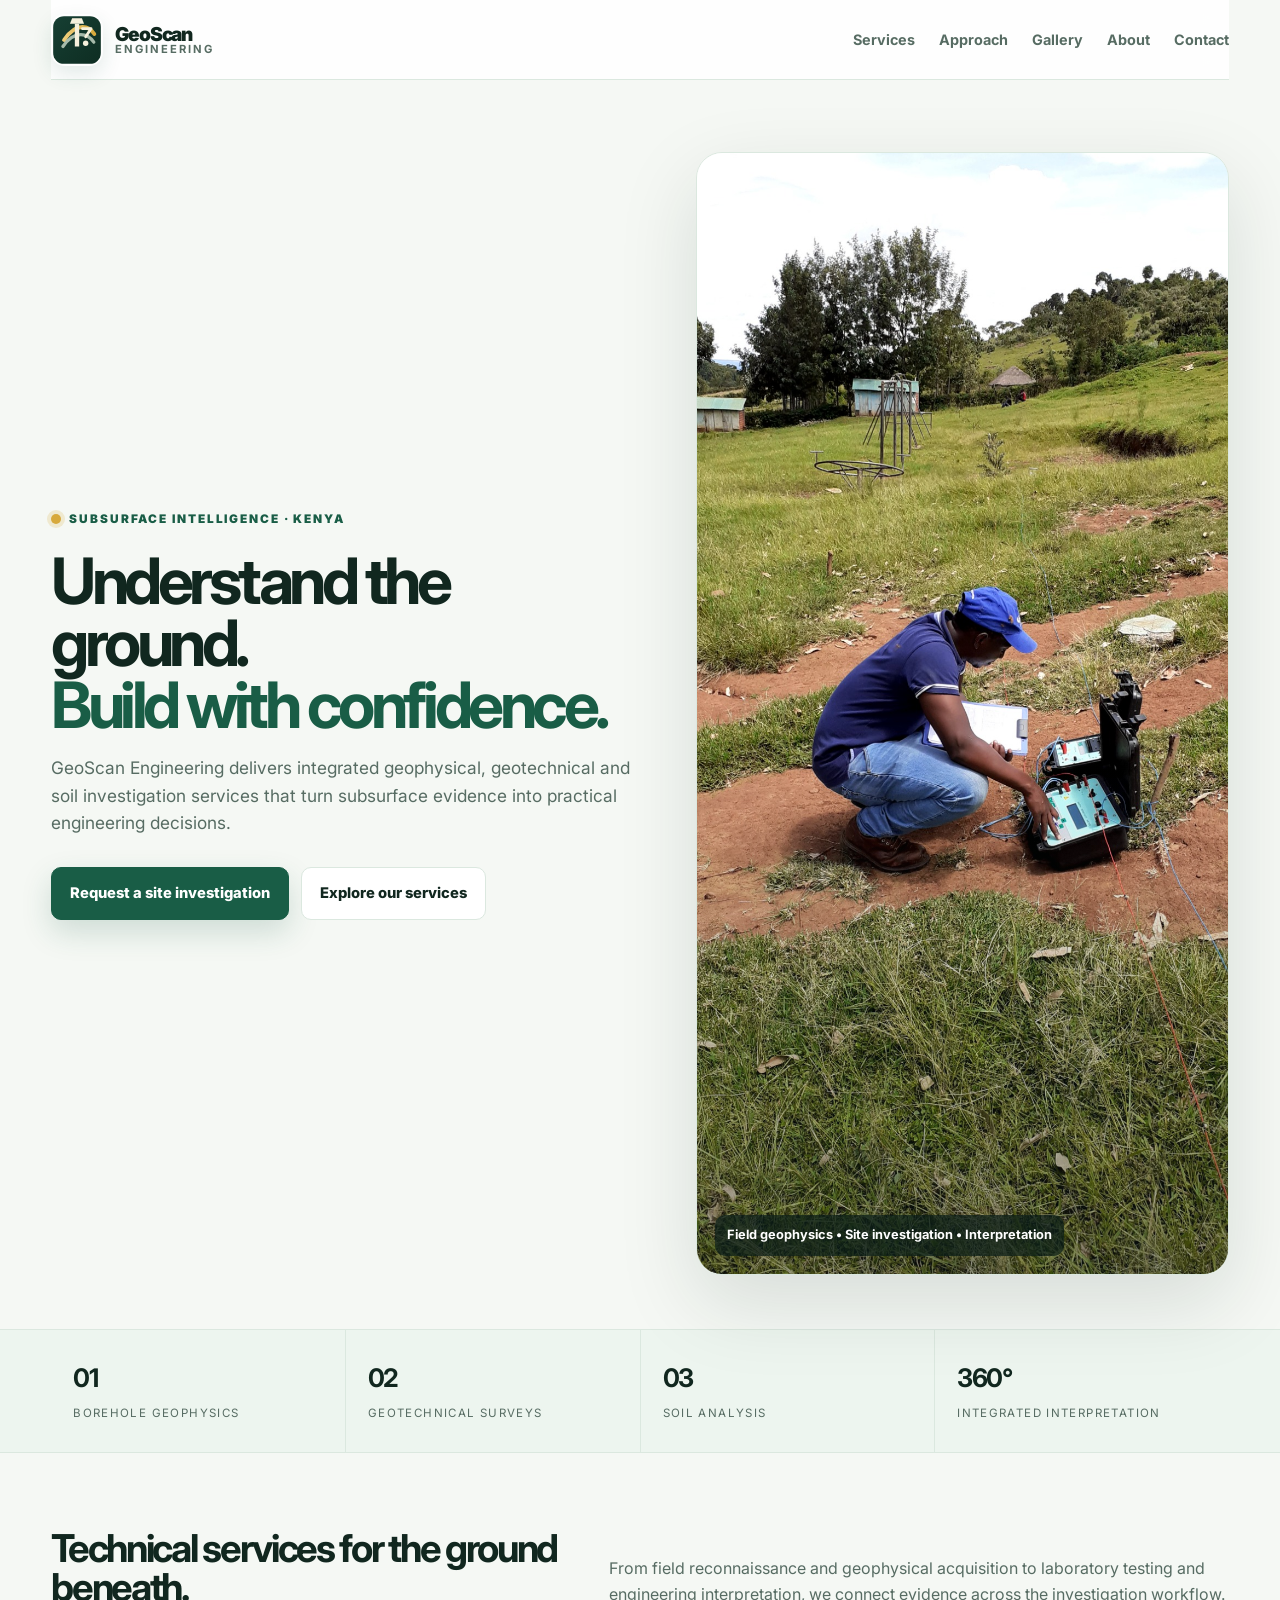
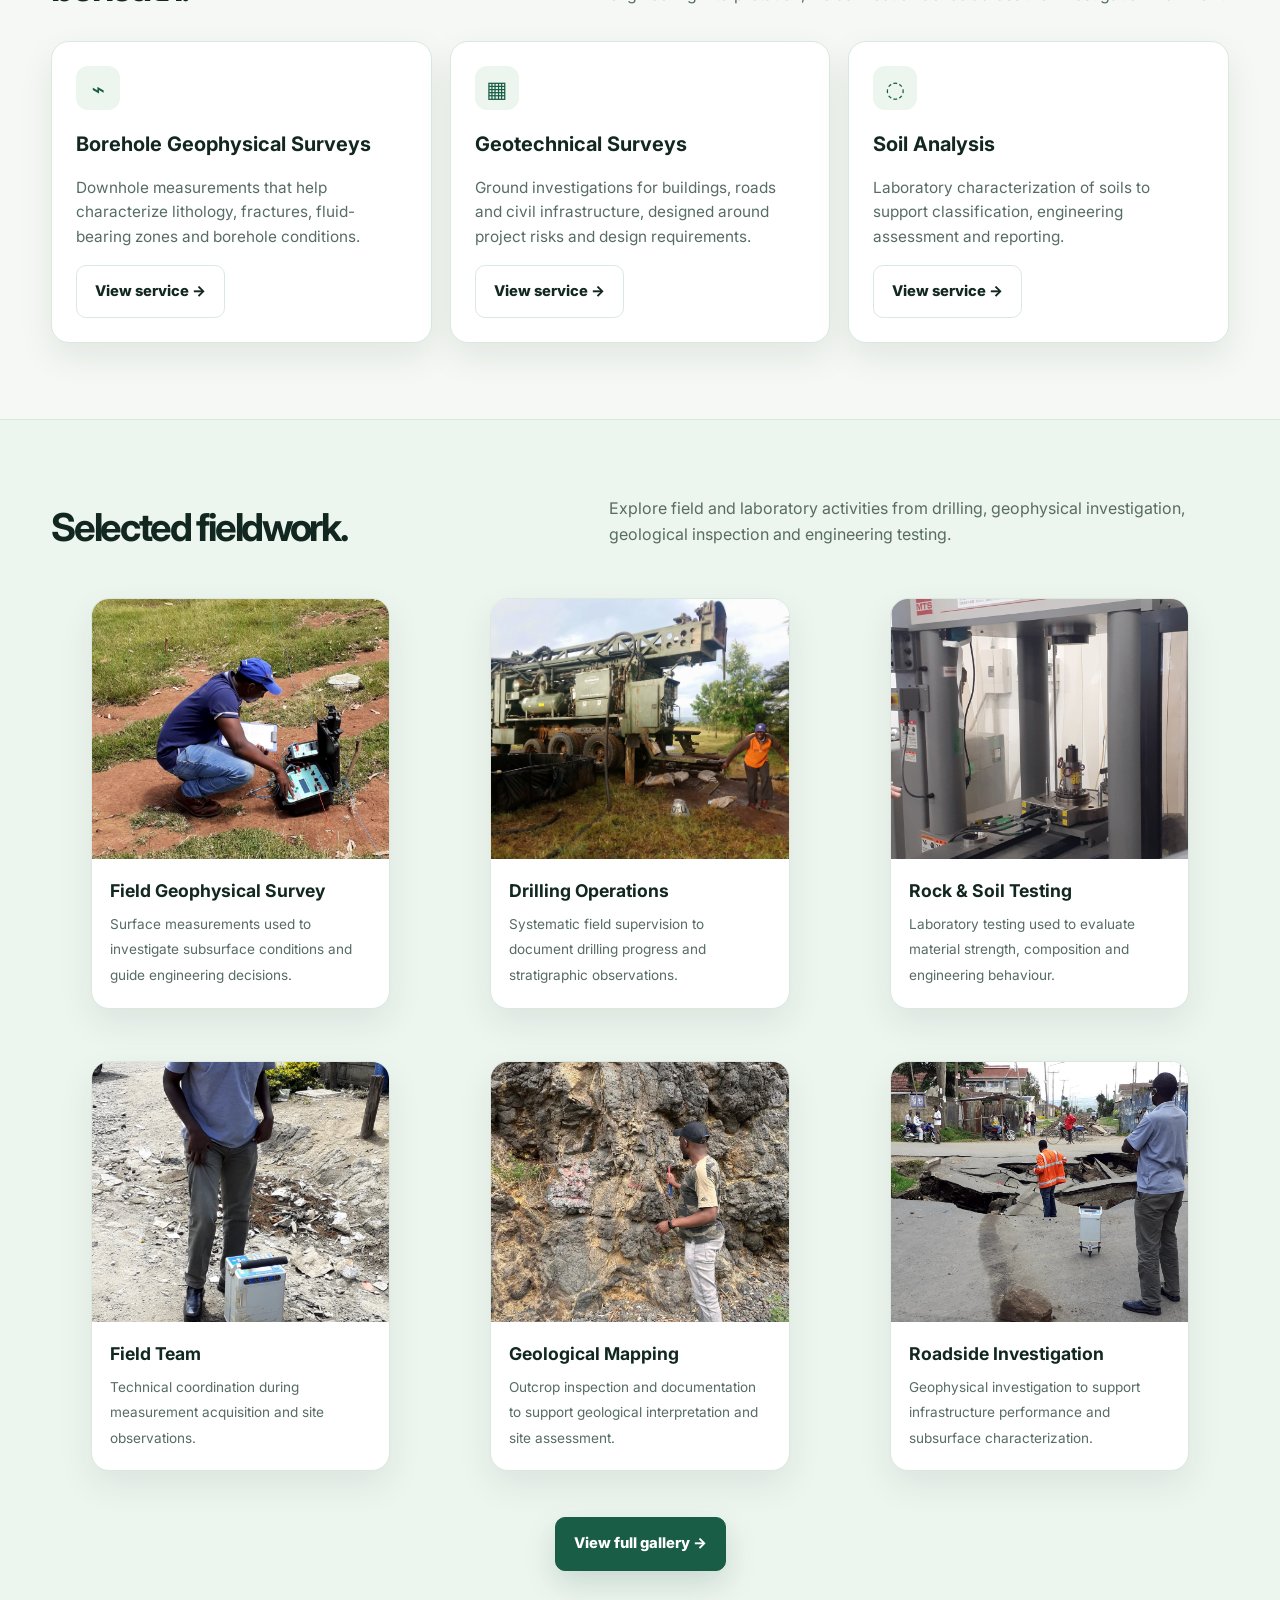
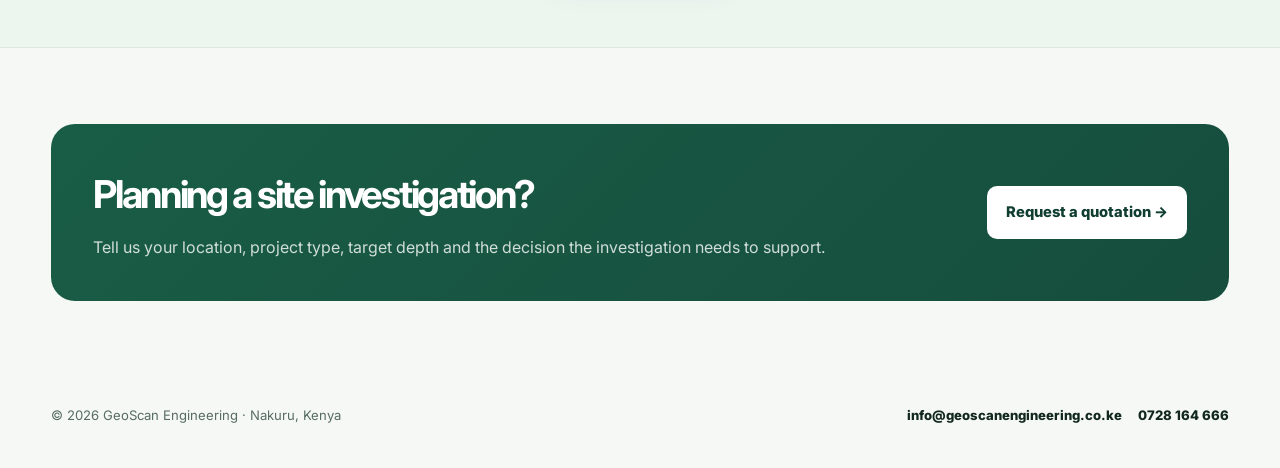
<file: index.html>
<!doctype html>
<html lang="en">
  <head>
    <meta charset="utf-8" />
    <meta name="viewport" content="width=device-width, initial-scale=1" />
    <meta name="description" content="GeoScan Engineering provides geophysical, geotechnical and soil investigation services across Kenya." />
    <title>GeoScan Engineering | Nakuru, Kenya</title>
    <link rel="icon" type="image/svg+xml" href="assets/favicon.svg" />
    <link rel="stylesheet" href="style.css" />
  </head>
  <body>
    <header class="container nav">
      <a class="brand" href="index.html" aria-label="GeoScan Engineering home">
        <img class="brand-mark" src="assets/logo-mark.svg" alt="GeoScan Engineering" />
        <div class="brand-text">
          <span class="brand-name">GeoScan</span>
          <span class="brand-sub">Engineering</span>
        </div>
      </a>
      <nav class="links" aria-label="Main navigation">
        <a href="services.html">Services</a>
        <a href="approach.html">Approach</a>
        <a href="gallery.html">Gallery</a>
        <a href="about.html">About</a>
        <a href="contact.html">Contact</a>
      </nav>
    </header>

    <main>
      <section class="container hero">
        <div class="hero-copy">
          <div class="eyebrow"><span class="dot"></span> Subsurface intelligence · Kenya</div>
          <h1>Understand the ground.<br /><span>Build with confidence.</span></h1>
          <p class="lead">GeoScan Engineering delivers integrated geophysical, geotechnical and soil investigation services that turn subsurface evidence into practical engineering decisions.</p>
          <div class="actions">
            <a class="btn primary" href="contact.html">Request a site investigation</a>
            <a class="btn secondary" href="services.html">Explore our services</a>
          </div>
        </div>

        <div class="hero-photo">
          <img src="field-geophysical-survey.jpg" alt="GeoScan field geophysical survey" />
          <div class="hero-label">Field geophysics • Site investigation • Interpretation</div>
        </div>
      </section>

      <div class="band">
        <div class="container metrics">
          <div class="metric"><strong>01</strong><span>Borehole geophysics</span></div>
          <div class="metric"><strong>02</strong><span>Geotechnical surveys</span></div>
          <div class="metric"><strong>03</strong><span>Soil analysis</span></div>
          <div class="metric"><strong>360°</strong><span>Integrated interpretation</span></div>
        </div>
      </div>

      <section class="container">
        <div class="section-head">
          <h2>Technical services for the ground beneath.</h2>
          <p>From field reconnaissance and geophysical acquisition to laboratory testing and engineering interpretation, we connect evidence across the investigation workflow.</p>
        </div>
        <div class="cards">
          <article class="card">
            <div class="icon">⌁</div>
            <h3>Borehole Geophysical Surveys</h3>
            <p>Downhole measurements that help characterize lithology, fractures, fluid-bearing zones and borehole conditions.</p>
            <a class="btn secondary" href="services.html">View service →</a>
          </article>

          <article class="card">
            <div class="icon">▦</div>
            <h3>Geotechnical Surveys</h3>
            <p>Ground investigations for buildings, roads and civil infrastructure, designed around project risks and design requirements.</p>
            <a class="btn secondary" href="services.html">View service →</a>
          </article>

          <article class="card">
            <div class="icon">◌</div>
            <h3>Soil Analysis</h3>
            <p>Laboratory characterization of soils to support classification, engineering assessment and reporting.</p>
            <a class="btn secondary" href="services.html">View service →</a>
          </article>
        </div>
      </section>

      <section class="band">
        <div class="container">
          <div class="section-head">
            <h2>Selected fieldwork.</h2>
            <p>Explore field and laboratory activities from drilling, geophysical investigation, geological inspection and engineering testing.</p>
          </div>

          <div class="gallery-grid">
            <figure class="gallery-card">
              <img src="field-geophysical-survey.jpg" alt="Field geophysical survey" loading="lazy" />
              <figcaption>
                <strong>Field Geophysical Survey</strong>
                <span>Surface measurements used to investigate subsurface conditions and guide engineering decisions.</span>
              </figcaption>
            </figure>

            <figure class="gallery-card">
              <img src="drilling-rig-site-operations.jpg" alt="Drilling operations" loading="lazy" />
              <figcaption>
                <strong>Drilling Operations</strong>
                <span>Systematic field supervision to document drilling progress and stratigraphic observations.</span>
              </figcaption>
            </figure>

            <figure class="gallery-card">
              <img src="rock-testing-laboratory.jpg" alt="Rock testing laboratory" loading="lazy" />
              <figcaption>
                <strong>Rock & Soil Testing</strong>
                <span>Laboratory testing used to evaluate material strength, composition and engineering behaviour.</span>
              </figcaption>
            </figure>

            <figure class="gallery-card">
              <img src="urban-geophysical-investigation.jpg" alt="Geophysical field team" loading="lazy" />
              <figcaption>
                <strong>Field Team</strong>
                <span>Technical coordination during measurement acquisition and site observations.</span>
              </figcaption>
            </figure>

            <figure class="gallery-card">
              <img src="outcrop-geological-mapping.jpg" alt="Geological mapping" loading="lazy" />
              <figcaption>
                <strong>Geological Mapping</strong>
                <span>Outcrop inspection and documentation to support geological interpretation and site assessment.</span>
              </figcaption>
            </figure>

            <figure class="gallery-card">
              <img src="roadside-geophysical-investigation.jpg" alt="Roadside geophysical investigation" loading="lazy" />
              <figcaption>
                <strong>Roadside Investigation</strong>
                <span>Geophysical investigation to support infrastructure performance and subsurface characterization.</span>
              </figcaption>
            </figure>
          </div>

          <div class="actions center">
            <a class="btn primary" href="gallery.html">View full gallery →</a>
          </div>
        </div>
      </section>

      <section class="container">
        <div class="cta">
          <div>
            <h2>Planning a site investigation?</h2>
            <p>Tell us your location, project type, target depth and the decision the investigation needs to support.</p>
          </div>
          <a class="btn light" href="mailto:info@geoscanengineering.co.ke">Request a quotation →</a>
        </div>
      </section>
    </main>

    <footer class="container footer">
      <div>© 2026 GeoScan Engineering · Nakuru, Kenya</div>
      <div class="contact">
        <a href="mailto:info@geoscanengineering.co.ke">info@geoscanengineering.co.ke</a>
        <a href="tel:+254728164666">0728 164 666</a>
      </div>
    </footer>
  </body>
</html>
</file>
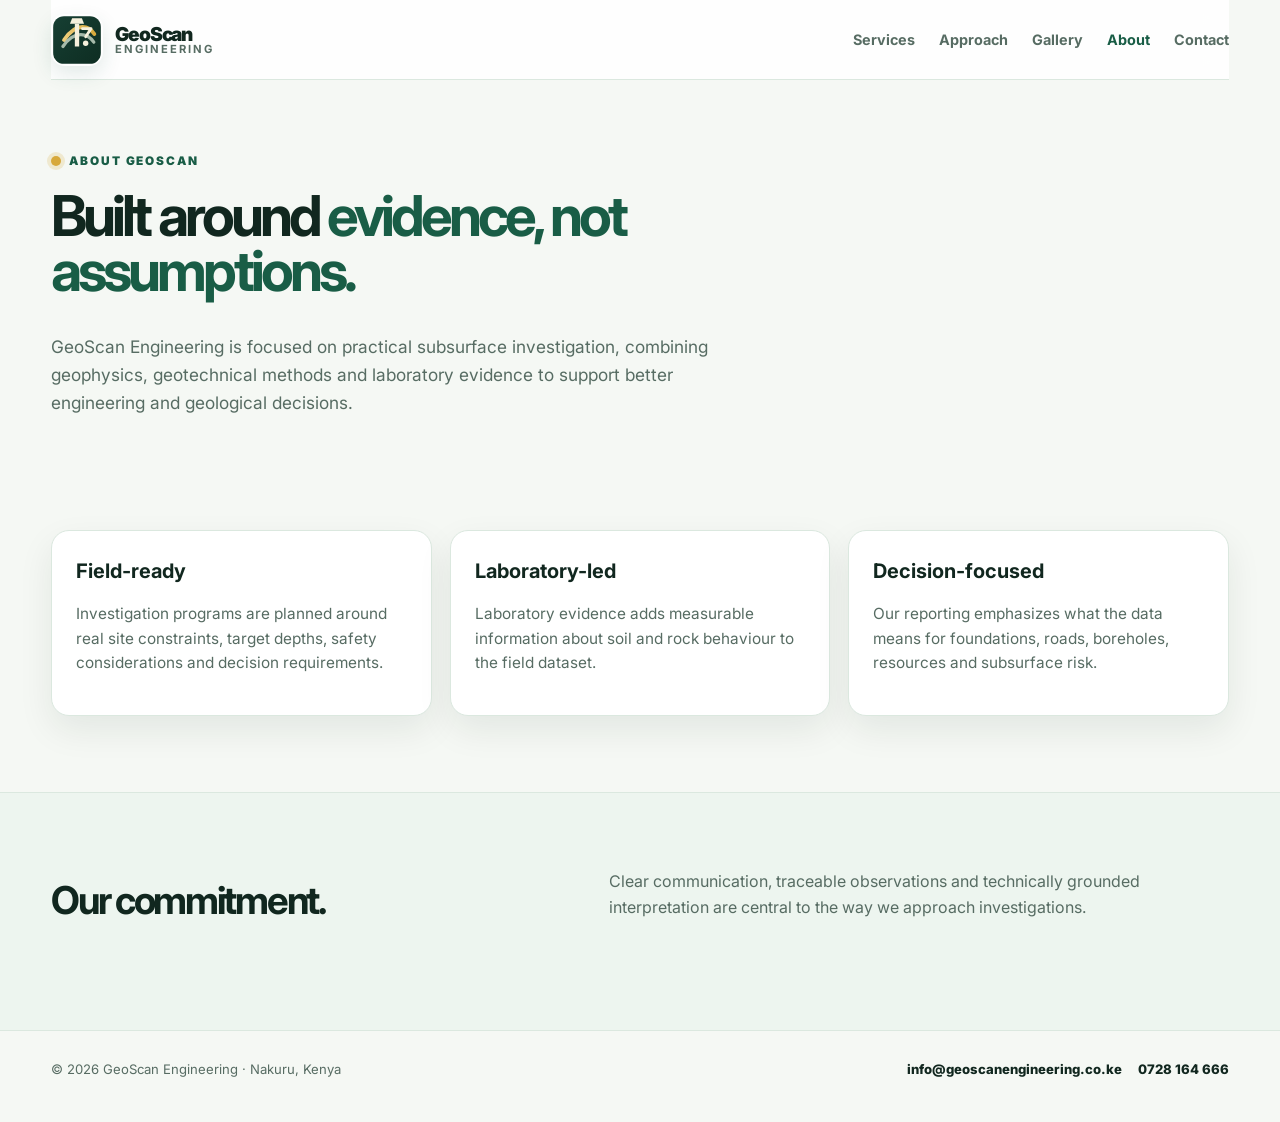
<file: about.html>
<!doctype html>
<html lang="en">
  <head>
    <meta charset="utf-8" />
    <meta name="viewport" content="width=device-width, initial-scale=1" />
    <meta name="description" content="Learn more about GeoScan Engineering and its evidence-led approach to subsurface investigation." />
    <title>About | GeoScan Engineering</title>
    <link rel="icon" type="image/svg+xml" href="assets/favicon.svg" />
    <link rel="stylesheet" href="style.css" />
  </head>
  <body>
    <header class="container nav">
      <a class="brand" href="index.html" aria-label="GeoScan Engineering home">
        <img class="brand-mark" src="assets/logo-mark.svg" alt="GeoScan Engineering" />
        <div class="brand-text">
          <span class="brand-name">GeoScan</span>
          <span class="brand-sub">Engineering</span>
        </div>
      </a>
      <nav class="links" aria-label="Main navigation">
        <a href="services.html">Services</a>
        <a href="approach.html">Approach</a>
        <a href="gallery.html">Gallery</a>
        <a class="active" href="about.html">About</a>
        <a href="contact.html">Contact</a>
      </nav>
    </header>

    <main>
      <section class="container page-hero">
        <div class="eyebrow"><span class="dot"></span> About GeoScan</div>
        <h1>Built around <span>evidence, not assumptions.</span></h1>
        <p>GeoScan Engineering is focused on practical subsurface investigation, combining geophysics, geotechnical methods and laboratory evidence to support better engineering and geological decisions.</p>
      </section>

      <section class="container">
        <div class="cards">
          <article class="card">
            <h3>Field-ready</h3>
            <p>Investigation programs are planned around real site constraints, target depths, safety considerations and decision requirements.</p>
          </article>
          <article class="card">
            <h3>Laboratory-led</h3>
            <p>Laboratory evidence adds measurable information about soil and rock behaviour to the field dataset.</p>
          </article>
          <article class="card">
            <h3>Decision-focused</h3>
            <p>Our reporting emphasizes what the data means for foundations, roads, boreholes, resources and subsurface risk.</p>
          </article>
        </div>
      </section>

      <section class="band">
        <div class="container">
          <div class="section-head">
            <h2>Our commitment.</h2>
            <p>Clear communication, traceable observations and technically grounded interpretation are central to the way we approach investigations.</p>
          </div>
        </div>
      </section>
    </main>

    <footer class="container footer">
      <div>© 2026 GeoScan Engineering · Nakuru, Kenya</div>
      <div class="contact">
        <a href="mailto:info@geoscanengineering.co.ke">info@geoscanengineering.co.ke</a>
        <a href="tel:+254728164666">0728 164 666</a>
      </div>
    </footer>
  </body>
</html>
</file>
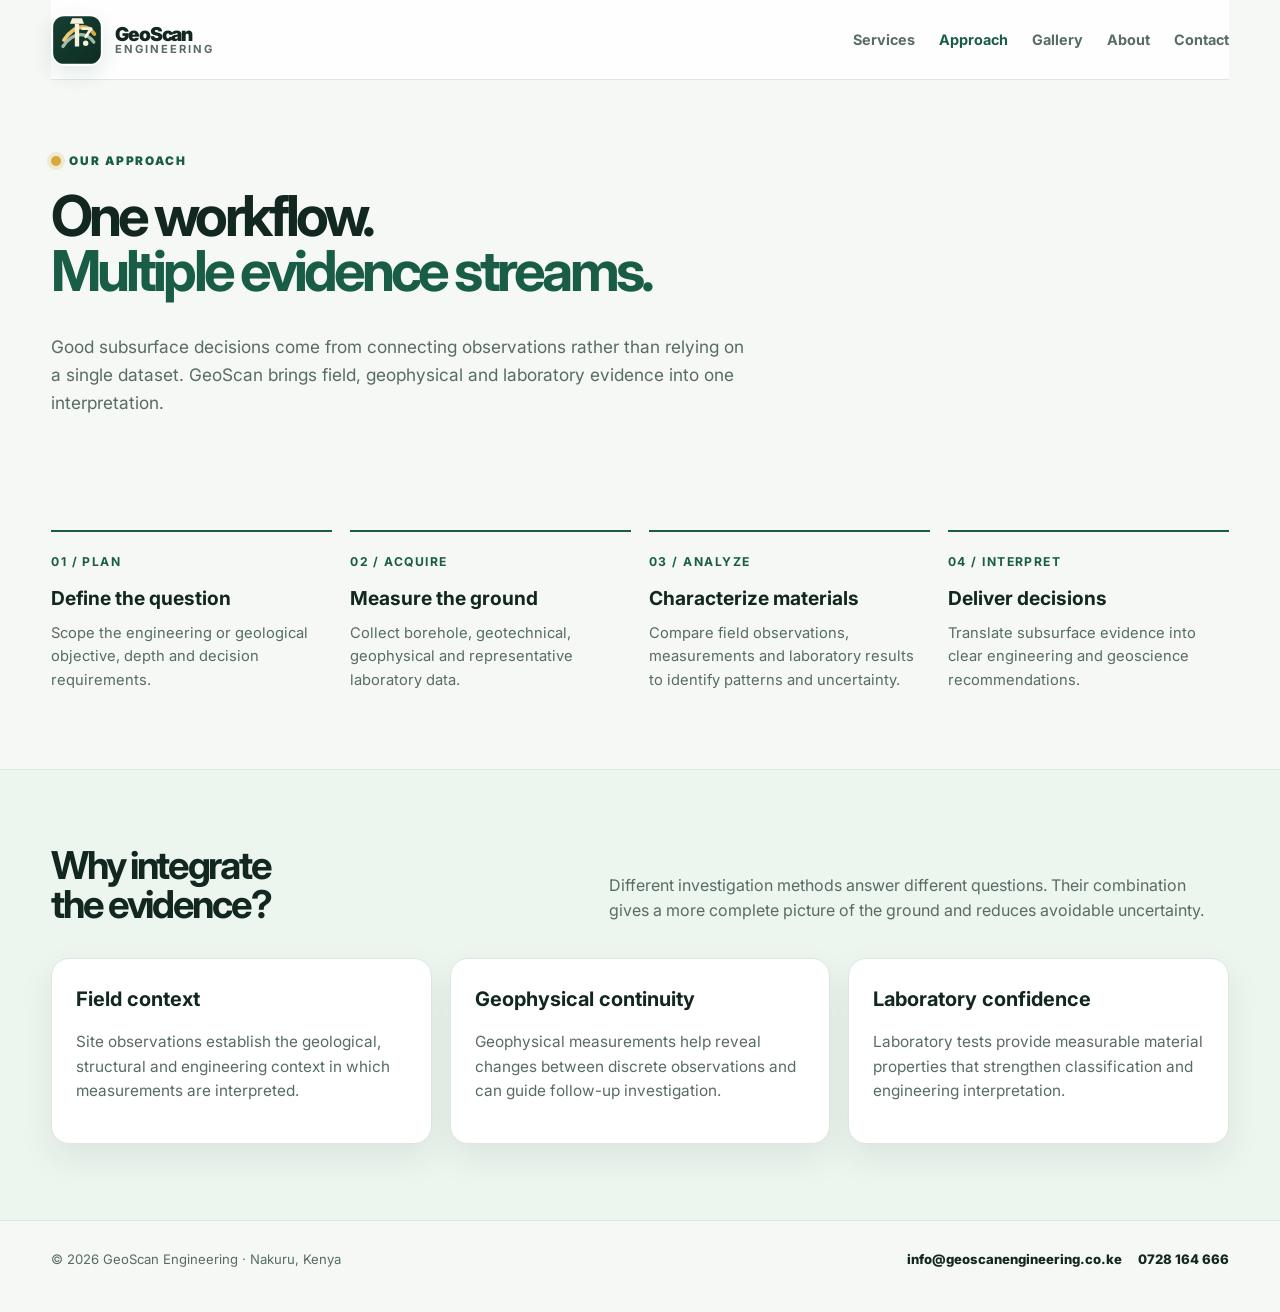
<file: approach.html>
<!doctype html>
<html lang="en">
  <head>
    <meta charset="utf-8" />
    <meta name="viewport" content="width=device-width, initial-scale=1" />
    <meta name="description" content="GeoScan Engineering approach integrates field, geophysical and laboratory evidence." />
    <title>Approach | GeoScan Engineering</title>
    <link rel="icon" type="image/svg+xml" href="assets/favicon.svg" />
    <link rel="stylesheet" href="style.css" />
  </head>
  <body>
    <header class="container nav">
      <a class="brand" href="index.html" aria-label="GeoScan Engineering home">
        <img class="brand-mark" src="assets/logo-mark.svg" alt="GeoScan Engineering" />
        <div class="brand-text">
          <span class="brand-name">GeoScan</span>
          <span class="brand-sub">Engineering</span>
        </div>
      </a>
      <nav class="links" aria-label="Main navigation">
        <a href="services.html">Services</a>
        <a class="active" href="approach.html">Approach</a>
        <a href="gallery.html">Gallery</a>
        <a href="about.html">About</a>
        <a href="contact.html">Contact</a>
      </nav>
    </header>

    <main>
      <section class="container page-hero">
        <div class="eyebrow"><span class="dot"></span> Our approach</div>
        <h1>One workflow.<br /><span>Multiple evidence streams.</span></h1>
        <p>Good subsurface decisions come from connecting observations rather than relying on a single dataset. GeoScan brings field, geophysical and laboratory evidence into one interpretation.</p>
      </section>

      <section class="container">
        <div class="process four-wide">
          <div class="step">
            <b>01 / PLAN</b>
            <h4>Define the question</h4>
            <p>Scope the engineering or geological objective, depth and decision requirements.</p>
          </div>
          <div class="step">
            <b>02 / ACQUIRE</b>
            <h4>Measure the ground</h4>
            <p>Collect borehole, geotechnical, geophysical and representative laboratory data.</p>
          </div>
          <div class="step">
            <b>03 / ANALYZE</b>
            <h4>Characterize materials</h4>
            <p>Compare field observations, measurements and laboratory results to identify patterns and uncertainty.</p>
          </div>
          <div class="step">
            <b>04 / INTERPRET</b>
            <h4>Deliver decisions</h4>
            <p>Translate subsurface evidence into clear engineering and geoscience recommendations.</p>
          </div>
        </div>
      </section>

      <section class="band">
        <div class="container">
          <div class="section-head">
            <h2>Why integrate<br />the evidence?</h2>
            <p>Different investigation methods answer different questions. Their combination gives a more complete picture of the ground and reduces avoidable uncertainty.</p>
          </div>

          <div class="cards">
            <article class="card">
              <h3>Field context</h3>
              <p>Site observations establish the geological, structural and engineering context in which measurements are interpreted.</p>
            </article>
            <article class="card">
              <h3>Geophysical continuity</h3>
              <p>Geophysical measurements help reveal changes between discrete observations and can guide follow-up investigation.</p>
            </article>
            <article class="card">
              <h3>Laboratory confidence</h3>
              <p>Laboratory tests provide measurable material properties that strengthen classification and engineering interpretation.</p>
            </article>
          </div>
        </div>
      </section>
    </main>

    <footer class="container footer">
      <div>© 2026 GeoScan Engineering · Nakuru, Kenya</div>
      <div class="contact">
        <a href="mailto:info@geoscanengineering.co.ke">info@geoscanengineering.co.ke</a>
        <a href="tel:+254728164666">0728 164 666</a>
      </div>
    </footer>
  </body>
</html>
</file>
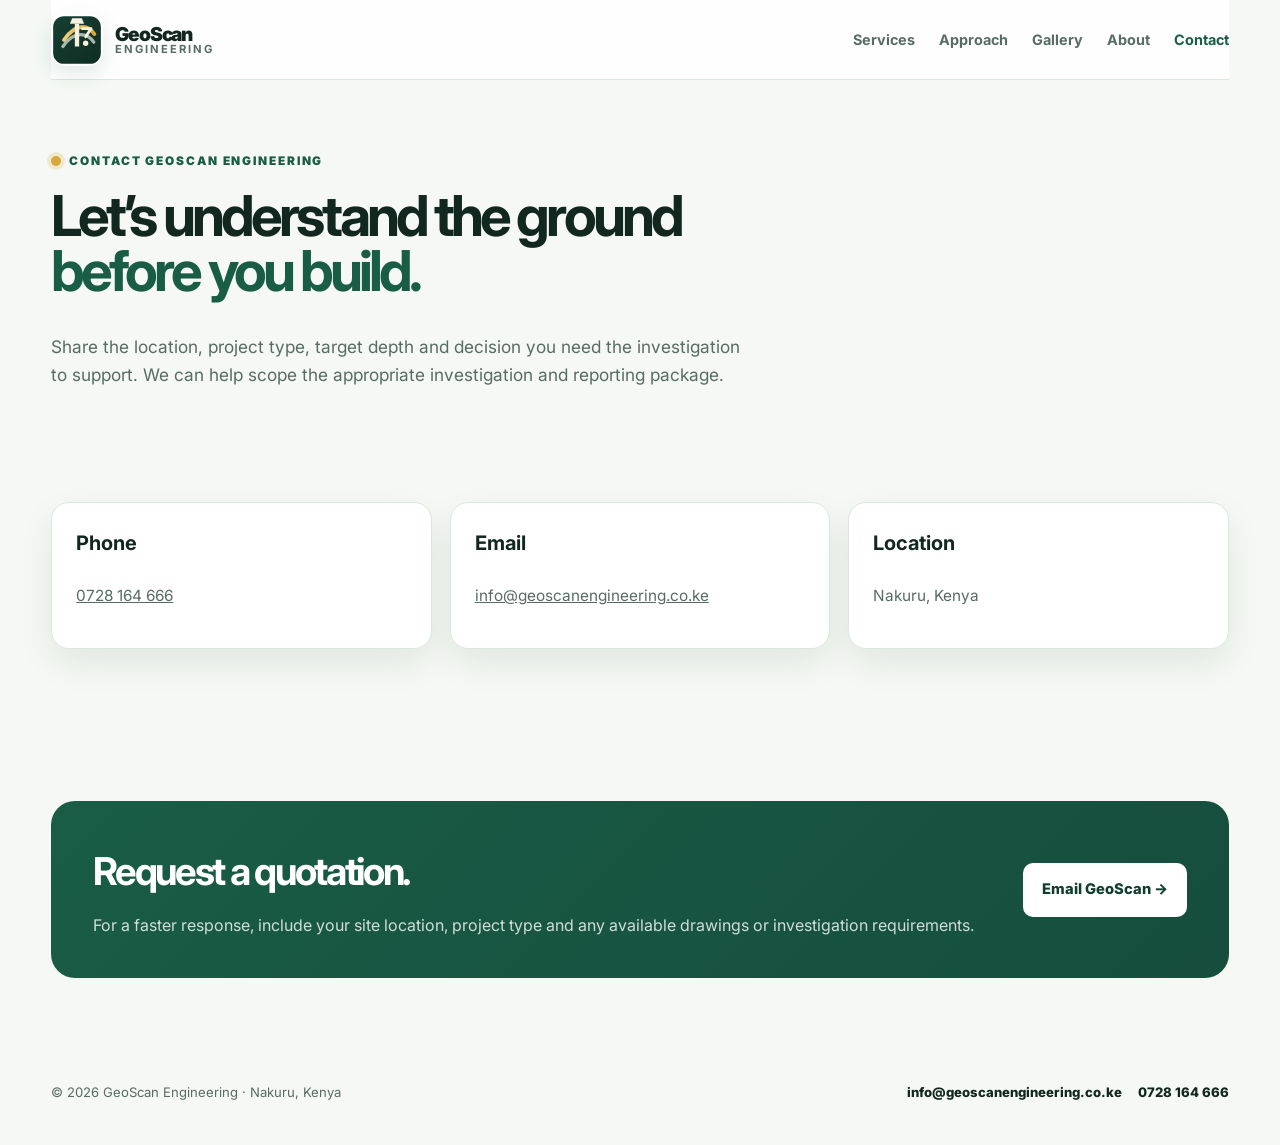
<file: contact.html>
<!doctype html>
<html lang="en">
  <head>
    <meta charset="utf-8" />
    <meta name="viewport" content="width=device-width, initial-scale=1" />
    <meta name="description" content="Get in touch with GeoScan Engineering for geophysical and geotechnical site investigations." />
    <title>Contact | GeoScan Engineering</title>
    <link rel="icon" type="image/svg+xml" href="assets/favicon.svg" />
    <link rel="stylesheet" href="style.css" />
  </head>
  <body>
    <header class="container nav">
      <a class="brand" href="index.html" aria-label="GeoScan Engineering home">
        <img class="brand-mark" src="assets/logo-mark.svg" alt="GeoScan Engineering" />
        <div class="brand-text">
          <span class="brand-name">GeoScan</span>
          <span class="brand-sub">Engineering</span>
        </div>
      </a>
      <nav class="links" aria-label="Main navigation">
        <a href="services.html">Services</a>
        <a href="approach.html">Approach</a>
        <a href="gallery.html">Gallery</a>
        <a href="about.html">About</a>
        <a class="active" href="contact.html">Contact</a>
      </nav>
    </header>

    <main>
      <section class="container page-hero">
        <div class="eyebrow"><span class="dot"></span> Contact GeoScan Engineering</div>
        <h1>Let’s understand the ground <span>before you build.</span></h1>
        <p>Share the location, project type, target depth and decision you need the investigation to support. We can help scope the appropriate investigation and reporting package.</p>
      </section>

      <section class="container">
        <div class="cards contact-cards">
          <article class="card">
            <h3>Phone</h3>
            <p><a href="tel:+254728164666">0728 164 666</a></p>
          </article>
          <article class="card">
            <h3>Email</h3>
            <p><a href="mailto:info@geoscanengineering.co.ke">info@geoscanengineering.co.ke</a></p>
          </article>
          <article class="card">
            <h3>Location</h3>
            <p>Nakuru, Kenya</p>
          </article>
        </div>
      </section>

      <section class="container">
        <div class="cta">
          <div>
            <h2>Request a quotation.</h2>
            <p>For a faster response, include your site location, project type and any available drawings or investigation requirements.</p>
          </div>
          <a class="btn light" href="mailto:info@geoscanengineering.co.ke?subject=GeoScan%20Engineering%20site%20investigation%20enquiry">Email GeoScan →</a>
        </div>
      </section>
    </main>

    <footer class="container footer">
      <div>© 2026 GeoScan Engineering · Nakuru, Kenya</div>
      <div class="contact">
        <a href="mailto:info@geoscanengineering.co.ke">info@geoscanengineering.co.ke</a>
        <a href="tel:+254728164666">0728 164 666</a>
      </div>
    </footer>
  </body>
</html>
</file>
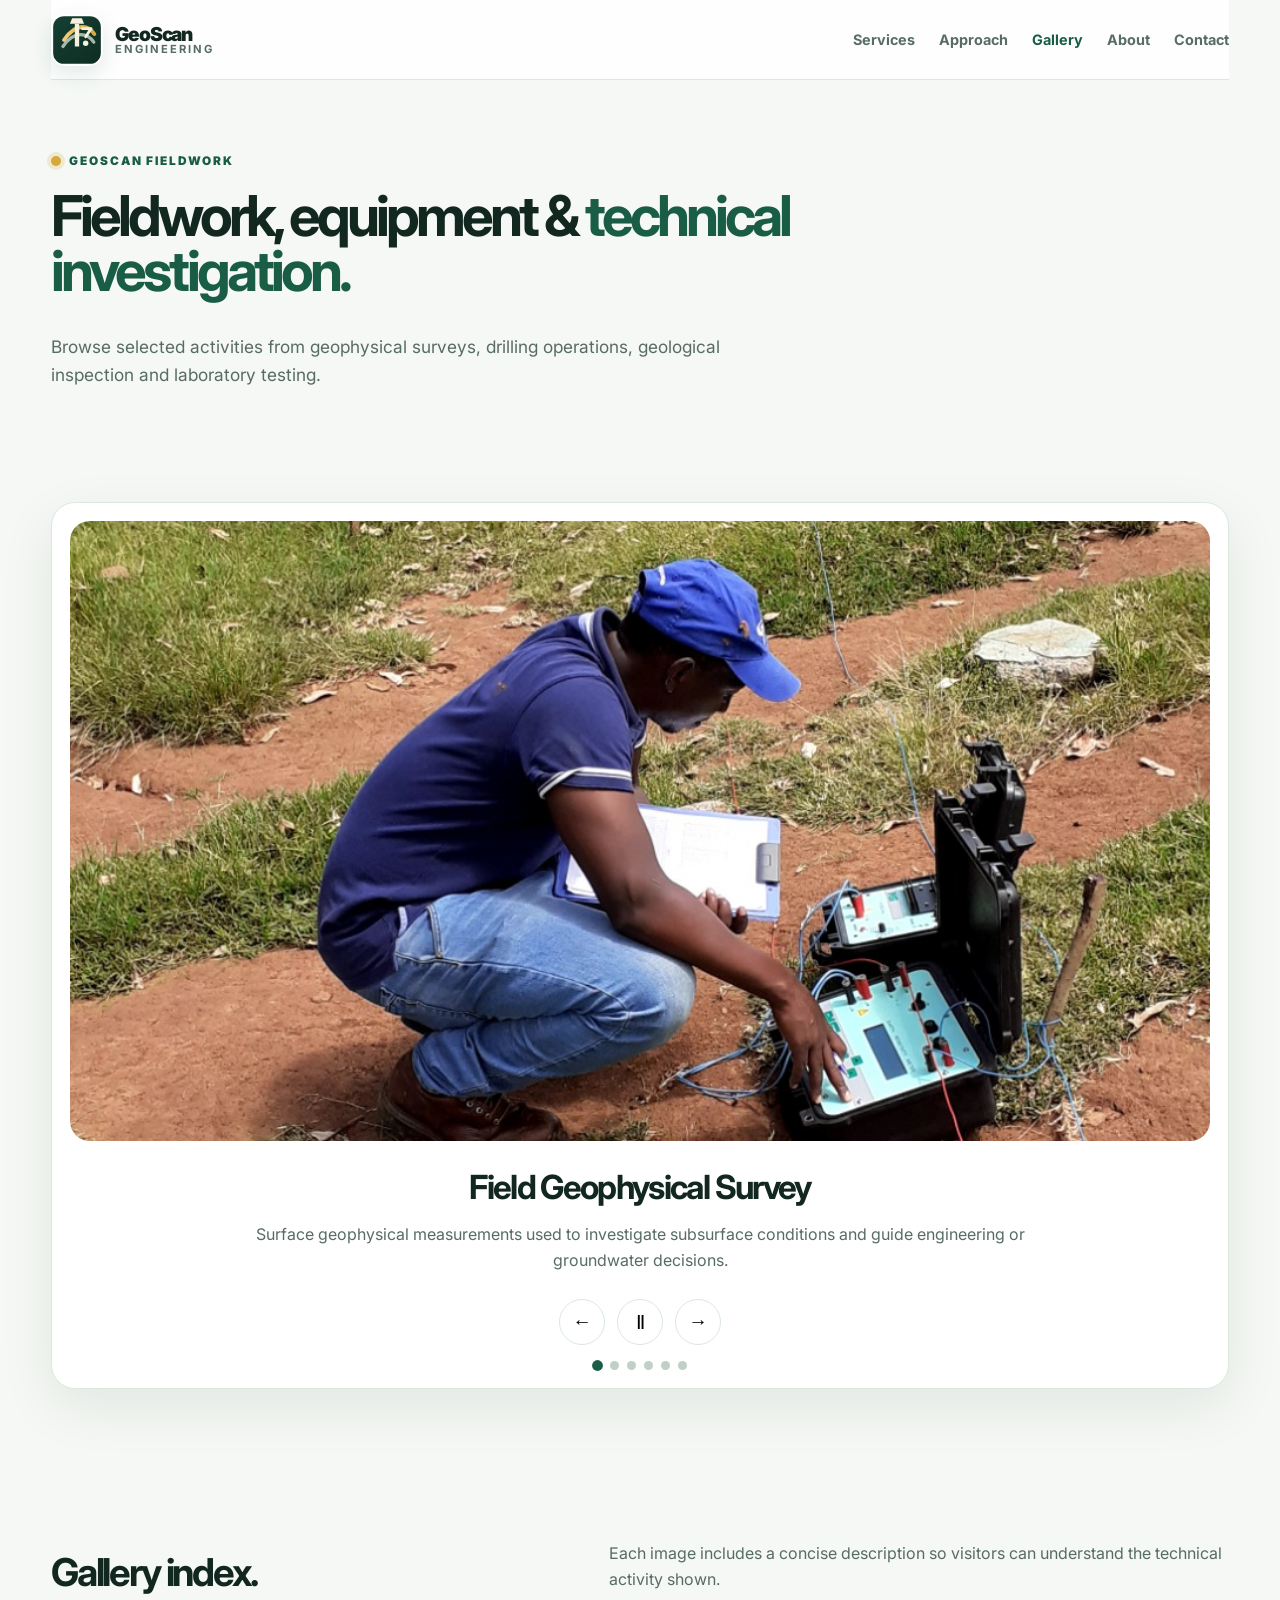
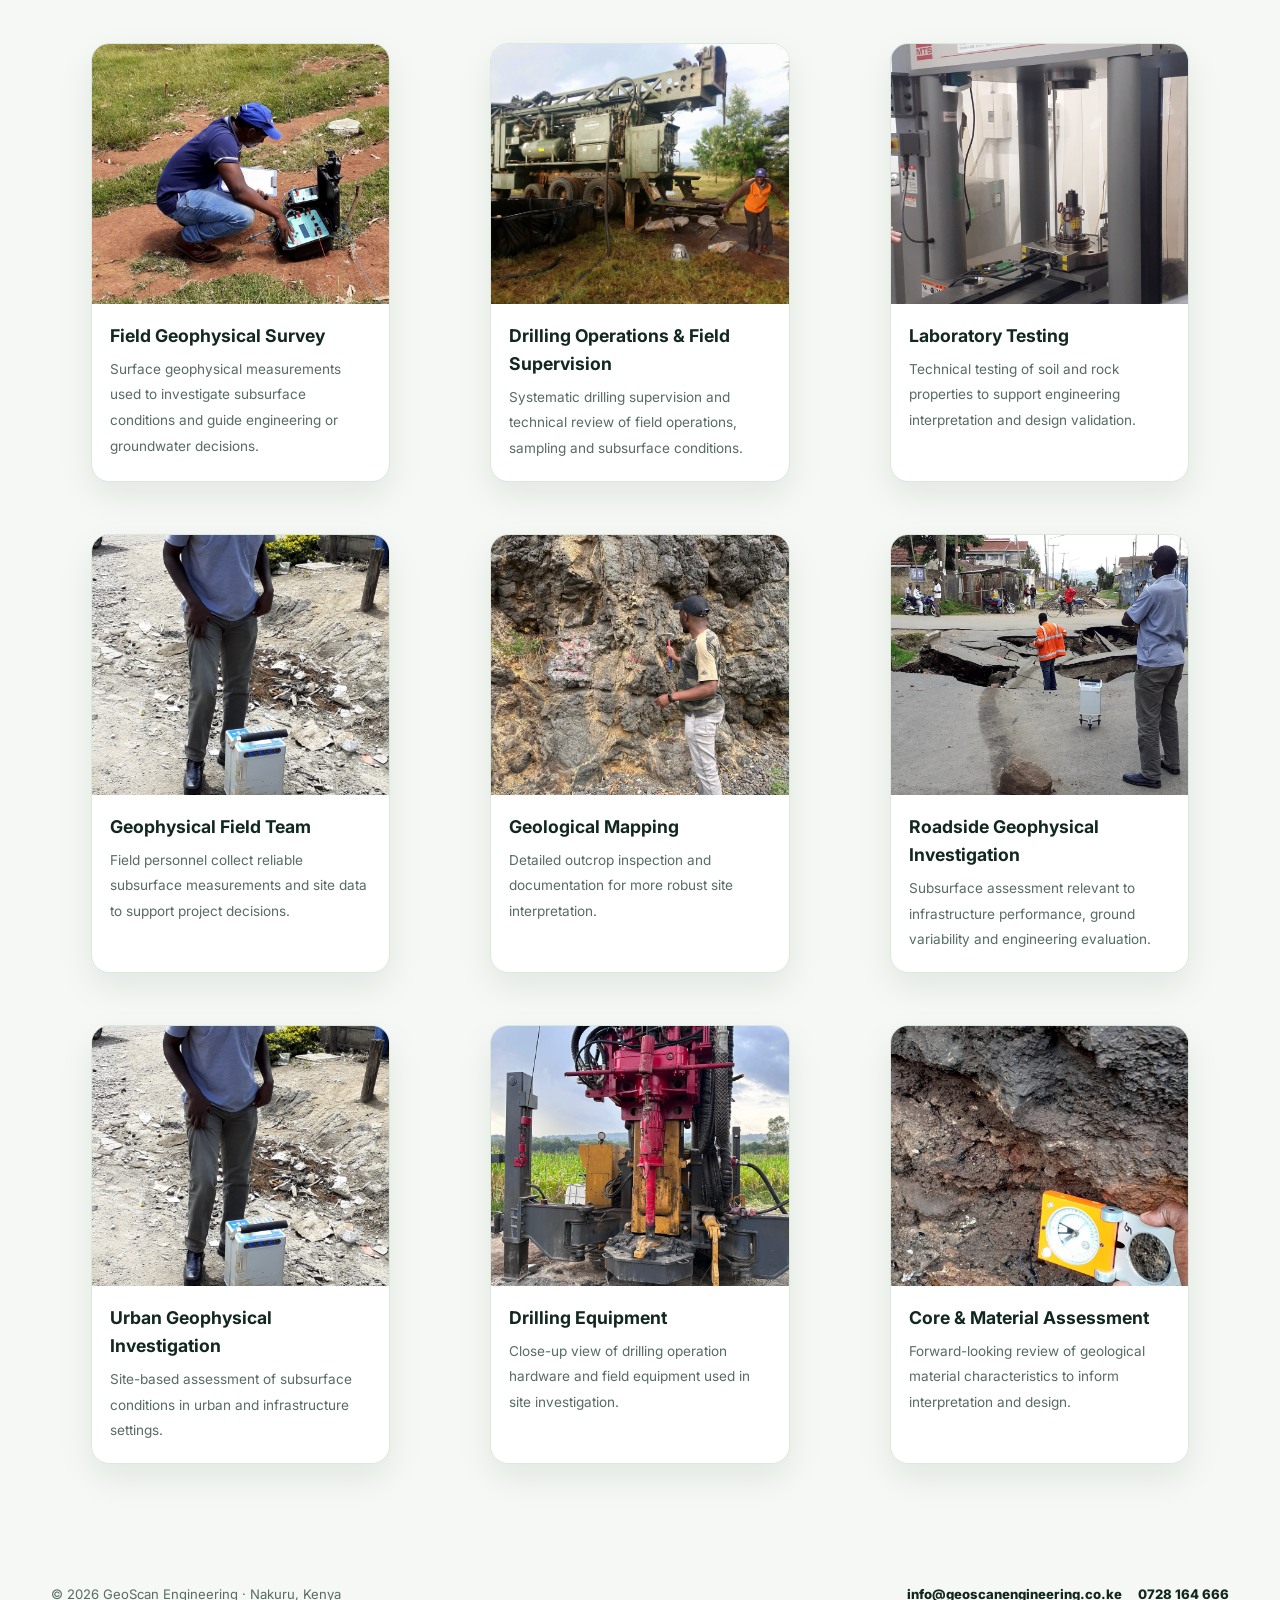
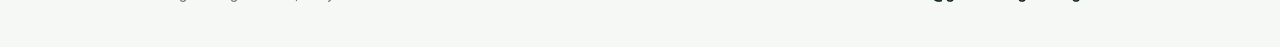
<file: gallery.html>
<!doctype html>
<html lang="en">
  <head>
    <meta charset="utf-8" />
    <meta name="viewport" content="width=device-width, initial-scale=1" />
    <meta name="description" content="GeoScan Engineering gallery of field investigation, drilling and laboratory work." />
    <title>Gallery | GeoScan Engineering</title>
    <link rel="icon" type="image/svg+xml" href="assets/favicon.svg" />
    <link rel="stylesheet" href="style.css" />
  </head>
  <body>
    <header class="container nav">
      <a class="brand" href="index.html" aria-label="GeoScan Engineering home">
        <img class="brand-mark" src="assets/logo-mark.svg" alt="GeoScan Engineering" />
        <div class="brand-text">
          <span class="brand-name">GeoScan</span>
          <span class="brand-sub">Engineering</span>
        </div>
      </a>
      <nav class="links" aria-label="Main navigation">
        <a href="services.html">Services</a>
        <a href="approach.html">Approach</a>
        <a class="active" href="gallery.html">Gallery</a>
        <a href="about.html">About</a>
        <a href="contact.html">Contact</a>
      </nav>
    </header>

    <main>
      <section class="container page-hero">
        <div class="eyebrow"><span class="dot"></span> GeoScan fieldwork</div>
        <h1>Fieldwork, equipment &amp; <span>technical investigation.</span></h1>
        <p>Browse selected activities from geophysical surveys, drilling operations, geological inspection and laboratory testing.</p>
      </section>

      <section class="container">
        <div class="slideshow">
          <div class="slide-frame" id="slideFrame">
            <img id="slideImage" src="field-geophysical-survey.jpg" alt="Field geophysical survey" />
          </div>
          <div class="slide-caption">
            <h2 id="slideTitle">Field Geophysical Survey</h2>
            <p id="slideText">Surface geophysical measurements used to investigate subsurface conditions and guide engineering or groundwater decisions.</p>
          </div>
          <div class="slide-controls">
            <button class="circle-btn" id="prev" aria-label="Previous photo">←</button>
            <button class="circle-btn" id="pause" aria-label="Pause slideshow">Ⅱ</button>
            <button class="circle-btn" id="next" aria-label="Next photo">→</button>
          </div>
          <div class="dots" id="dots"></div>
        </div>
      </section>

      <section class="container">
        <div class="section-head">
          <h2>Gallery index.</h2>
          <p>Each image includes a concise description so visitors can understand the technical activity shown.</p>
        </div>

        <div class="gallery-grid">
          <figure class="gallery-card"><img src="field-geophysical-survey.jpg" alt="Field Geophysical Survey" loading="lazy"><figcaption><strong>Field Geophysical Survey</strong><span>Surface geophysical measurements used to investigate subsurface conditions and guide engineering or groundwater decisions.</span></figcaption></figure>
          <figure class="gallery-card"><img src="drilling-rig-site-operations.jpg" alt="Drilling Operations & Field Supervision" loading="lazy"><figcaption><strong>Drilling Operations & Field Supervision</strong><span>Systematic drilling supervision and technical review of field operations, sampling and subsurface conditions.</span></figcaption></figure>
          <figure class="gallery-card"><img src="rock-testing-laboratory.jpg" alt="Laboratory Testing" loading="lazy"><figcaption><strong>Laboratory Testing</strong><span>Technical testing of soil and rock properties to support engineering interpretation and design validation.</span></figcaption></figure>
          <figure class="gallery-card"><img src="urban-geophysical-investigation.jpg" alt="Geophysical Field Team" loading="lazy"><figcaption><strong>Geophysical Field Team</strong><span>Field personnel collect reliable subsurface measurements and site data to support project decisions.</span></figcaption></figure>
          <figure class="gallery-card"><img src="outcrop-geological-mapping.jpg" alt="Geological Mapping" loading="lazy"><figcaption><strong>Geological Mapping</strong><span>Detailed outcrop inspection and documentation for more robust site interpretation.</span></figcaption></figure>
          <figure class="gallery-card"><img src="roadside-geophysical-investigation.jpg" alt="Roadside Geophysical Investigation" loading="lazy"><figcaption><strong>Roadside Geophysical Investigation</strong><span>Subsurface assessment relevant to infrastructure performance, ground variability and engineering evaluation.</span></figcaption></figure>
          <figure class="gallery-card"><img src="urban-geophysical-investigation.jpg" alt="Urban Geophysical Investigation" loading="lazy"><figcaption><strong>Urban Geophysical Investigation</strong><span>Site-based assessment of subsurface conditions in urban and infrastructure settings.</span></figcaption></figure>
          <figure class="gallery-card"><img src="drilling-equipment-closeup.jpg" alt="Drilling Equipment" loading="lazy"><figcaption><strong>Drilling Equipment</strong><span>Close-up view of drilling operation hardware and field equipment used in site investigation.</span></figcaption></figure>
          <figure class="gallery-card"><img src="rock-outcrop-assessment.jpg" alt="Core and Material Assessment" loading="lazy"><figcaption><strong>Core & Material Assessment</strong><span>Forward-looking review of geological material characteristics to inform interpretation and design.</span></figcaption></figure>
        </div>
      </section>
    </main>

    <script>
      const slides = [
        { file: 'field-geophysical-survey.jpg', title: 'Field Geophysical Survey', text: 'Surface geophysical measurements used to investigate subsurface conditions and guide engineering or groundwater decisions.' },
        { file: 'drilling-rig-site-operations.jpg', title: 'Drilling Operations & Field Supervision', text: 'Systematic drilling supervision and technical review of field operations, sampling and subsurface conditions.' },
        { file: 'rock-testing-laboratory.jpg', title: 'Laboratory Testing', text: 'Technical testing of soil and rock properties to support engineering interpretation and design validation.' },
        { file: 'urban-geophysical-investigation.jpg', title: 'Geophysical Field Team', text: 'Personnel and equipment working together to collect reliable subsurface measurements and site data.' },
        { file: 'outcrop-geological-mapping.jpg', title: 'Geological Mapping', text: 'Field inspection and documentation of geological features for more robust site interpretation.' },
        { file: 'roadside-geophysical-investigation.jpg', title: 'Roadside Geophysical Investigation', text: 'Subsurface assessment relevant to infrastructure performance, ground variability and engineering decision-making.' }
      ];

      let i = 0, playing = true, timer;
      const img = document.getElementById('slideImage');
      const title = document.getElementById('slideTitle');
      const text = document.getElementById('slideText');
      const frame = document.getElementById('slideFrame');
      const dots = document.getElementById('dots');

      slides.forEach((slide, index) => {
        const dot = document.createElement('button');
        dot.className = 'dotnav' + (index === 0 ? ' active' : '');
        dot.setAttribute('aria-label', 'Show photo ' + (index + 1));
        dot.onclick = () => show(index);
        dots.appendChild(dot);
      });

      function show(n) {
        i = (n + slides.length) % slides.length;
        frame.classList.add('fade');
        setTimeout(() => {
          img.src = slides[i].file;
          img.alt = slides[i].title;
          title.textContent = slides[i].title;
          text.textContent = slides[i].text;
          frame.classList.remove('fade');
          document.querySelectorAll('.dotnav').forEach((dot, index) => dot.classList.toggle('active', index === i));
        }, 260);
      }

      function next() { show(i + 1); }
      function prev() { show(i - 1); }
      function start() {
        clearInterval(timer);
        timer = setInterval(next, 5200);
      }
      function toggle() {
        playing = !playing;
        document.getElementById('pause').textContent = playing ? 'Ⅱ' : '▶';
        if (playing) start(); else clearInterval(timer);
      }

      document.getElementById('next').onclick = () => { next(); start(); };
      document.getElementById('prev').onclick = () => { prev(); start(); };
      document.getElementById('pause').onclick = toggle;
      start();
    </script>

    <footer class="container footer">
      <div>© 2026 GeoScan Engineering · Nakuru, Kenya</div>
      <div class="contact">
        <a href="mailto:info@geoscanengineering.co.ke">info@geoscanengineering.co.ke</a>
        <a href="tel:+254728164666">0728 164 666</a>
      </div>
    </footer>
  </body>
</html>
</file>
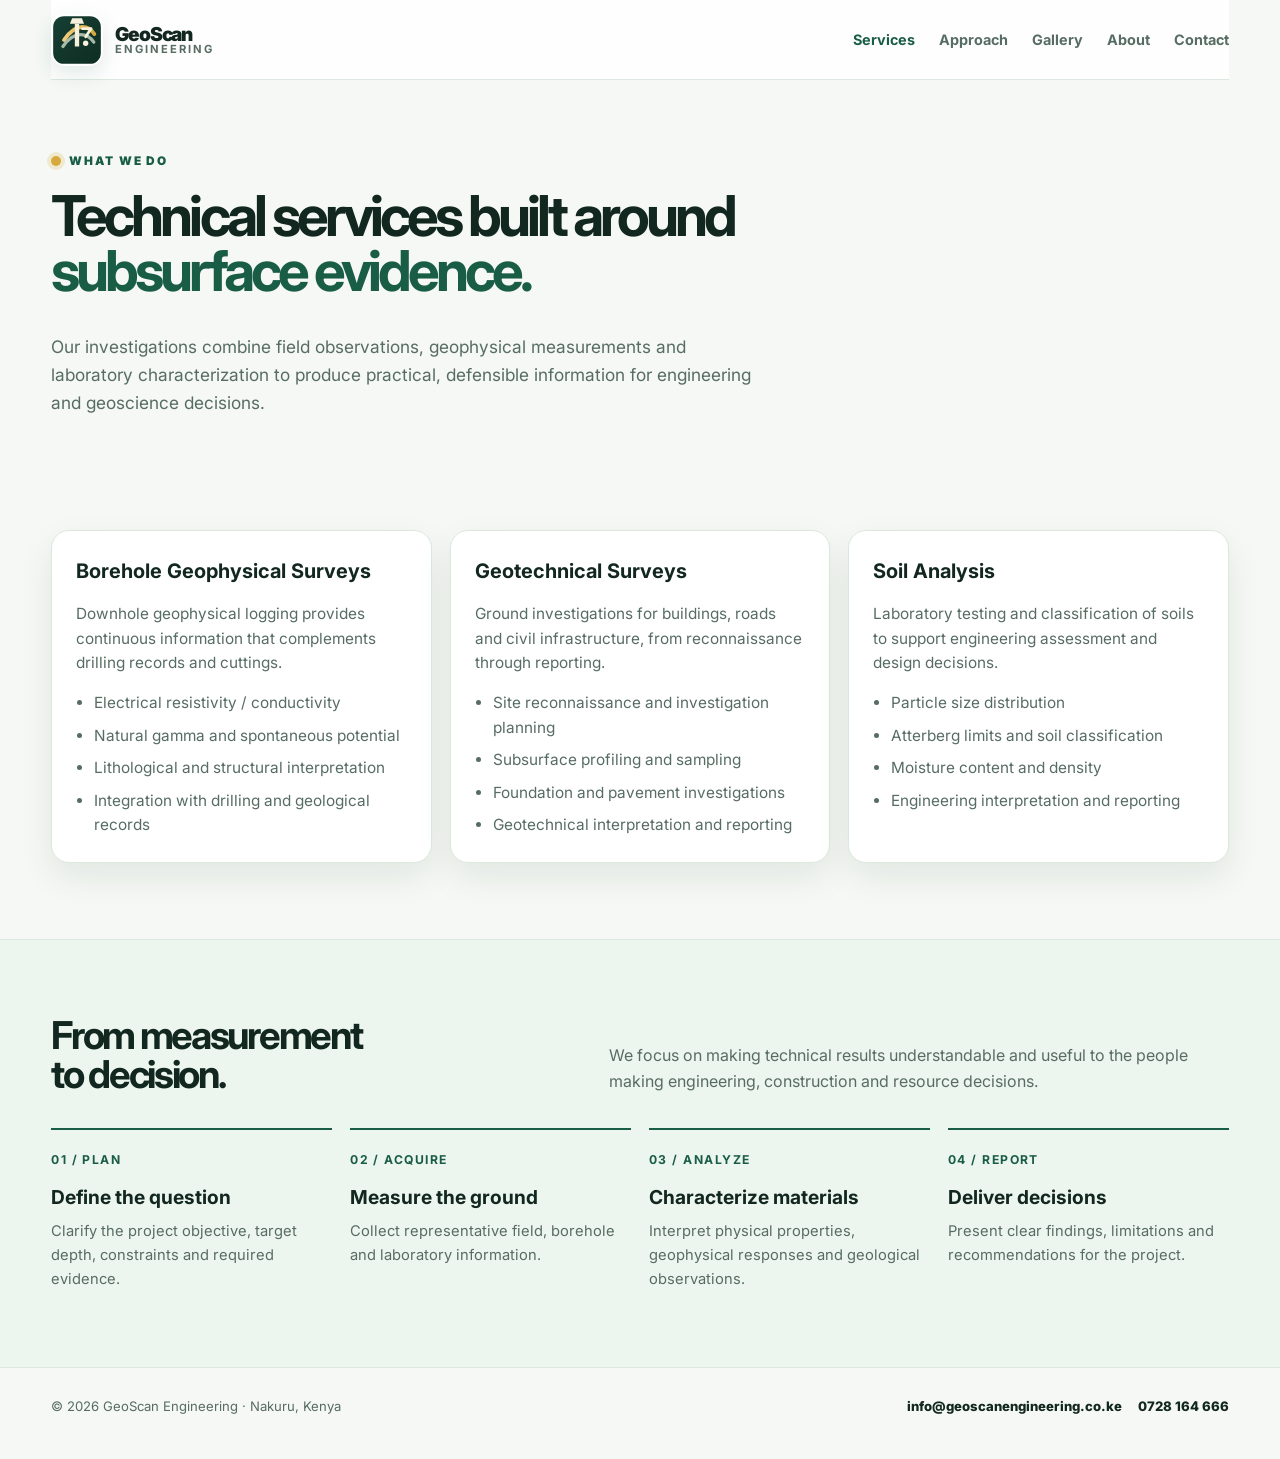
<file: services.html>
<!doctype html>
<html lang="en">
  <head>
    <meta charset="utf-8" />
    <meta name="viewport" content="width=device-width, initial-scale=1" />
    <meta name="description" content="GeoScan Engineering services in geophysics, geotechnical surveys and soil analysis." />
    <title>Services | GeoScan Engineering</title>
    <link rel="icon" type="image/svg+xml" href="assets/favicon.svg" />
    <link rel="stylesheet" href="style.css" />
  </head>
  <body>
    <header class="container nav">
      <a class="brand" href="index.html" aria-label="GeoScan Engineering home">
        <img class="brand-mark" src="assets/logo-mark.svg" alt="GeoScan Engineering" />
        <div class="brand-text">
          <span class="brand-name">GeoScan</span>
          <span class="brand-sub">Engineering</span>
        </div>
      </a>
      <nav class="links" aria-label="Main navigation">
        <a class="active" href="services.html">Services</a>
        <a href="approach.html">Approach</a>
        <a href="gallery.html">Gallery</a>
        <a href="about.html">About</a>
        <a href="contact.html">Contact</a>
      </nav>
    </header>

    <main>
      <section class="container page-hero">
        <div class="eyebrow"><span class="dot"></span> What we do</div>
        <h1>Technical services built around <span>subsurface evidence.</span></h1>
        <p>Our investigations combine field observations, geophysical measurements and laboratory characterization to produce practical, defensible information for engineering and geoscience decisions.</p>
      </section>

      <section class="container">
        <div class="cards">
          <article class="card">
            <h3>Borehole Geophysical Surveys</h3>
            <p>Downhole geophysical logging provides continuous information that complements drilling records and cuttings.</p>
            <ul>
              <li>Electrical resistivity / conductivity</li>
              <li>Natural gamma and spontaneous potential</li>
              <li>Lithological and structural interpretation</li>
              <li>Integration with drilling and geological records</li>
            </ul>
          </article>

          <article class="card">
            <h3>Geotechnical Surveys</h3>
            <p>Ground investigations for buildings, roads and civil infrastructure, from reconnaissance through reporting.</p>
            <ul>
              <li>Site reconnaissance and investigation planning</li>
              <li>Subsurface profiling and sampling</li>
              <li>Foundation and pavement investigations</li>
              <li>Geotechnical interpretation and reporting</li>
            </ul>
          </article>

          <article class="card">
            <h3>Soil Analysis</h3>
            <p>Laboratory testing and classification of soils to support engineering assessment and design decisions.</p>
            <ul>
              <li>Particle size distribution</li>
              <li>Atterberg limits and soil classification</li>
              <li>Moisture content and density</li>
              <li>Engineering interpretation and reporting</li>
            </ul>
          </article>
        </div>
      </section>

      <section class="band">
        <div class="container">
          <div class="section-head">
            <h2>From measurement<br />to decision.</h2>
            <p>We focus on making technical results understandable and useful to the people making engineering, construction and resource decisions.</p>
          </div>

          <div class="process">
            <div class="step">
              <b>01 / PLAN</b>
              <h4>Define the question</h4>
              <p>Clarify the project objective, target depth, constraints and required evidence.</p>
            </div>
            <div class="step">
              <b>02 / ACQUIRE</b>
              <h4>Measure the ground</h4>
              <p>Collect representative field, borehole and laboratory information.</p>
            </div>
            <div class="step">
              <b>03 / ANALYZE</b>
              <h4>Characterize materials</h4>
              <p>Interpret physical properties, geophysical responses and geological observations.</p>
            </div>
            <div class="step">
              <b>04 / REPORT</b>
              <h4>Deliver decisions</h4>
              <p>Present clear findings, limitations and recommendations for the project.</p>
            </div>
          </div>
        </div>
      </section>
    </main>

    <footer class="container footer">
      <div>© 2026 GeoScan Engineering · Nakuru, Kenya</div>
      <div class="contact">
        <a href="mailto:info@geoscanengineering.co.ke">info@geoscanengineering.co.ke</a>
        <a href="tel:+254728164666">0728 164 666</a>
      </div>
    </footer>
  </body>
</html>
</file>
<file: style.css>
@import url('https://fonts.googleapis.com/css2?family=Inter:wght@400;500;600;700;800;900&display=swap');

:root {
  --bg: #f5f8f4;
  --surface: #ffffff;
  --surface-2: #edf5ef;
  --text: #11271f;
  --muted: #576c63;
  --line: #dbe8df;
  --accent: #195d46;
  --accent-dark: #0f3d2f;
  --accent-soft: #dfeedc;
  --gold: #d7a93c;
  --shadow: rgba(17, 39, 31, 0.08);
}

* { box-sizing: border-box; }
html { scroll-behavior: smooth; }
body {
  margin: 0;
  background: var(--bg);
  color: var(--text);
  font-family: 'Inter', ui-sans-serif, system-ui, -apple-system, BlinkMacSystemFont, 'Segoe UI', sans-serif;
  line-height: 1.6;
}

a { color: inherit; }
img { max-width: 100%; display: block; }

.container {
  width: min(1180px, 92%);
  margin: 0 auto;
}

.nav {
  min-height: 80px;
  display: flex;
  align-items: center;
  justify-content: space-between;
  gap: 20px;
  border-bottom: 1px solid var(--line);
  background: rgba(255, 255, 255, 0.85);
  backdrop-filter: blur(12px);
  position: sticky;
  top: 0;
  z-index: 20;
}

.brand {
  display: inline-flex;
  align-items: center;
  gap: 12px;
  text-decoration: none;
}

.brand-mark {
  width: 52px;
  height: 52px;
  border-radius: 14px;
  box-shadow: 0 8px 20px rgba(25, 93, 70, 0.12);
}

.brand-text {
  display: flex;
  flex-direction: column;
  line-height: 1.05;
}

.brand-name {
  font-size: 1.2rem;
  font-weight: 900;
  letter-spacing: -0.06em;
}

.brand-sub {
  font-size: 0.7rem;
  font-weight: 700;
  letter-spacing: 0.18em;
  text-transform: uppercase;
  color: var(--muted);
}

.links {
  display: flex;
  flex-wrap: wrap;
  gap: 24px;
  align-items: center;
}

.links a {
  color: var(--muted);
  text-decoration: none;
  font-size: 0.9rem;
  font-weight: 700;
  transition: color 0.18s ease;
}

.links a:hover,
.links a.active {
  color: var(--accent);
}

.hero,
.page-hero {
  display: grid;
  align-items: center;
  min-height: 620px;
  padding: 72px 0 54px;
}

.hero {
  grid-template-columns: 1.05fr 0.95fr;
  gap: 56px;
}

.page-hero {
  padding-bottom: 20px;
  min-height: auto;
}

.eyebrow {
  display: inline-flex;
  align-items: center;
  gap: 8px;
  color: var(--accent);
  font-size: 0.74rem;
  font-weight: 900;
  letter-spacing: 0.16em;
  text-transform: uppercase;
}

.dot {
  width: 10px;
  height: 10px;
  border-radius: 50%;
  background: var(--gold);
  box-shadow: 0 0 0 4px rgba(215, 169, 60, 0.2);
}

h1 {
  margin: 18px 0 18px;
  font-size: clamp(2.8rem, 5vw, 5rem);
  line-height: 0.97;
  letter-spacing: -0.07em;
  max-width: 760px;
}

h1 span {
  color: var(--accent);
}

.lead,
.page-hero p {
  color: var(--muted);
  font-size: 1.08rem;
  max-width: 700px;
}

.actions {
  display: flex;
  flex-wrap: wrap;
  gap: 12px;
  margin-top: 30px;
}

.center {
  justify-content: center;
}

.btn {
  display: inline-flex;
  align-items: center;
  justify-content: center;
  padding: 14px 18px;
  border-radius: 10px;
  text-decoration: none;
  font-size: 0.92rem;
  font-weight: 800;
  border: 1px solid var(--line);
  transition: transform 0.18s ease, box-shadow 0.18s ease;
}

.btn:hover {
  transform: translateY(-1px);
}

.btn.primary {
  background: var(--accent);
  color: white;
  border-color: var(--accent);
  box-shadow: 0 12px 30px rgba(25, 93, 70, 0.18);
}

.btn.secondary {
  background: var(--surface);
  color: var(--text);
}

.btn.light {
  background: #fff;
  color: var(--accent-dark);
  border-color: rgba(255,255,255,0.3);
}

.hero-photo {
  position: relative;
  min-height: 520px;
  border-radius: 26px;
  overflow: hidden;
  border: 1px solid var(--line);
  box-shadow: 0 28px 80px rgba(17, 39, 31, 0.13);
}

.hero-photo img {
  width: 100%;
  height: 100%;
  object-fit: cover;
}

.hero-photo::after {
  content: "";
  position: absolute;
  inset: 0;
  background: linear-gradient(180deg, transparent 54%, rgba(11, 30, 24, 0.42));
}

.hero-label {
  position: absolute;
  left: 18px;
  bottom: 18px;
  z-index: 1;
  background: rgba(11, 30, 24, 0.72);
  color: white;
  padding: 10px 12px;
  border-radius: 10px;
  font-size: 0.8rem;
  font-weight: 700;
}

.band {
  background: var(--surface-2);
  border-top: 1px solid var(--line);
  border-bottom: 1px solid var(--line);
}

.metrics {
  display: grid;
  grid-template-columns: repeat(4, minmax(0, 1fr));
  gap: 1px;
  background: var(--line);
}

.metric {
  background: var(--surface-2);
  padding: 28px 22px;
}

.metric strong {
  display: block;
  font-size: clamp(1.5rem, 2vw, 2rem);
  letter-spacing: -0.06em;
}

.metric span {
  color: var(--muted);
  font-size: 0.72rem;
  letter-spacing: 0.12em;
  text-transform: uppercase;
}

section {
  padding: 76px 0;
}

.section-head {
  display: flex;
  justify-content: space-between;
  align-items: end;
  gap: 30px;
  margin-bottom: 34px;
}

.section-head h2 {
  margin: 0;
  font-size: clamp(2rem, 3vw, 3rem);
  line-height: 1.02;
  letter-spacing: -0.06em;
}

.section-head p {
  margin: 0;
  max-width: 620px;
  color: var(--muted);
}

.cards {
  display: grid;
  grid-template-columns: repeat(3, minmax(0, 1fr));
  gap: 18px;
}

.card {
  background: var(--surface);
  border: 1px solid var(--line);
  border-radius: 18px;
  padding: 24px;
  box-shadow: 0 14px 35px var(--shadow);
}

.card h3 {
  margin: 0 0 10px;
  font-size: 1.25rem;
}

.card p,
.card li {
  color: var(--muted);
  font-size: 0.96rem;
}

.card ul {
  margin: 14px 0 0;
  padding-left: 18px;
}

.card li + li {
  margin-top: 8px;
}

.icon {
  width: 44px;
  height: 44px;
  border-radius: 12px;
  display: grid;
  place-items: center;
  background: var(--surface-2);
  color: var(--accent);
  font-size: 1.4rem;
  font-weight: 900;
  margin-bottom: 18px;
}

.process {
  display: grid;
  grid-template-columns: repeat(4, minmax(0, 1fr));
  gap: 18px;
}

.four-wide {
  grid-template-columns: repeat(4, minmax(0, 1fr));
}

.step {
  border-top: 2px solid var(--accent);
  padding-top: 16px;
}

.step b {
  color: var(--accent);
  font-size: 0.76rem;
  letter-spacing: 0.12em;
}

.step h4 {
  margin: 10px 0 8px;
  font-size: 1.2rem;
}

.step p {
  margin: 0;
  color: var(--muted);
  font-size: 0.92rem;
}

.gallery-grid {
  display: grid;
  grid-template-columns: repeat(3, minmax(0, 1fr));
  gap: 20px;
}

.gallery-card {
  background: var(--surface);
  border: 1px solid var(--line);
  border-radius: 18px;
  overflow: hidden;
  box-shadow: 0 14px 35px var(--shadow);
}

.gallery-card img {
  width: 100%;
  height: 260px;
  object-fit: cover;
}

.gallery-card figcaption {
  padding: 18px 18px 20px;
}

.gallery-card strong {
  display: block;
  margin-bottom: 6px;
  font-size: 1.1rem;
}

.gallery-card span {
  color: var(--muted);
  font-size: 0.85rem;
}

.cta {
  background: linear-gradient(135deg, var(--accent) 0%, #164d3d 100%);
  color: white;
  border-radius: 24px;
  padding: 40px 42px;
  display: flex;
  align-items: center;
  justify-content: space-between;
  gap: 30px;
}

.cta h2 {
  margin: 0;
  font-size: clamp(2rem, 3vw, 3rem);
  letter-spacing: -0.06em;
}

.cta p {
  margin: 10px 0 0;
  color: rgba(255,255,255,0.8);
}

.footer {
  display: flex;
  align-items: center;
  justify-content: space-between;
  gap: 20px;
  padding: 28px 0 42px;
  color: var(--muted);
  font-size: 0.82rem;
}

.contact {
  display: flex;
  flex-wrap: wrap;
  gap: 16px;
}

.contact a {
  text-decoration: none;
  color: var(--text);
  font-weight: 800;
}

.page-hero h1 {
  font-size: clamp(2.5rem, 4.4vw, 4.5rem);
}

.slideshow {
  background: var(--surface);
  border: 1px solid var(--line);
  border-radius: 24px;
  padding: 18px;
  box-shadow: 0 18px 55px rgba(17, 39, 31, 0.08);
}

.slide-frame {
  position: relative;
  overflow: hidden;
  border-radius: 20px;
  background: var(--surface-2);
  min-height: 520px;
}

.slide-frame img {
  width: 100%;
  height: 620px;
  object-fit: cover;
  transition: opacity 0.45s ease, transform 0.6s ease;
}

.slide-frame.fade img {
  opacity: 0.14;
  transform: scale(1.02);
}

.slide-caption {
  text-align: center;
  padding: 20px 8px 8px;
}

.slide-caption h2 {
  margin: 0 0 8px;
  font-size: clamp(1.7rem, 2.6vw, 2.3rem);
  letter-spacing: -0.05em;
}

.slide-caption p {
  margin: 0 auto;
  max-width: 800px;
  color: var(--muted);
}

.slide-controls {
  display: flex;
  justify-content: center;
  gap: 12px;
  margin-top: 18px;
}

.circle-btn {
  width: 46px;
  height: 46px;
  border: 1px solid var(--line);
  border-radius: 999px;
  background: var(--surface);
  cursor: pointer;
  font-size: 1.2rem;
}

.circle-btn:hover {
  border-color: var(--accent);
  color: var(--accent);
}

.dots {
  display: flex;
  justify-content: center;
  gap: 8px;
  margin-top: 16px;
}

.dotnav {
  width: 9px;
  height: 9px;
  border: 0;
  padding: 0;
  background: #bfd1c7;
  border-radius: 50%;
  cursor: pointer;
}

.dotnav.active {
  background: var(--accent);
  transform: scale(1.2);
}

.contact-cards .card {
  display: flex;
  flex-direction: column;
  justify-content: center;
}

@media (max-width: 900px) {
  .hero {
    grid-template-columns: 1fr;
  }

  .cards,
  .gallery-grid,
  .process,
  .metrics {
    grid-template-columns: repeat(2, minmax(0, 1fr));
  }

  .section-head {
    display: block;
  }

  .section-head p {
    margin-top: 12px;
  }
}

@media (max-width: 650px) {
  .links {
    display: none;
  }

  .hero,
  .page-hero,
  section {
    padding-top: 48px;
  }

  .cards,
  .gallery-grid,
  .process,
  .metrics {
    grid-template-columns: 1fr;
  }

  .cta {
    display: block;
  }

  .cta .btn {
    margin-top: 20px;
  }

  .footer {
    display: block;
  }

  .contact {
    margin-top: 10px;
  }

  .slide-frame img {
    height: 440px;
  }
}
</file>
